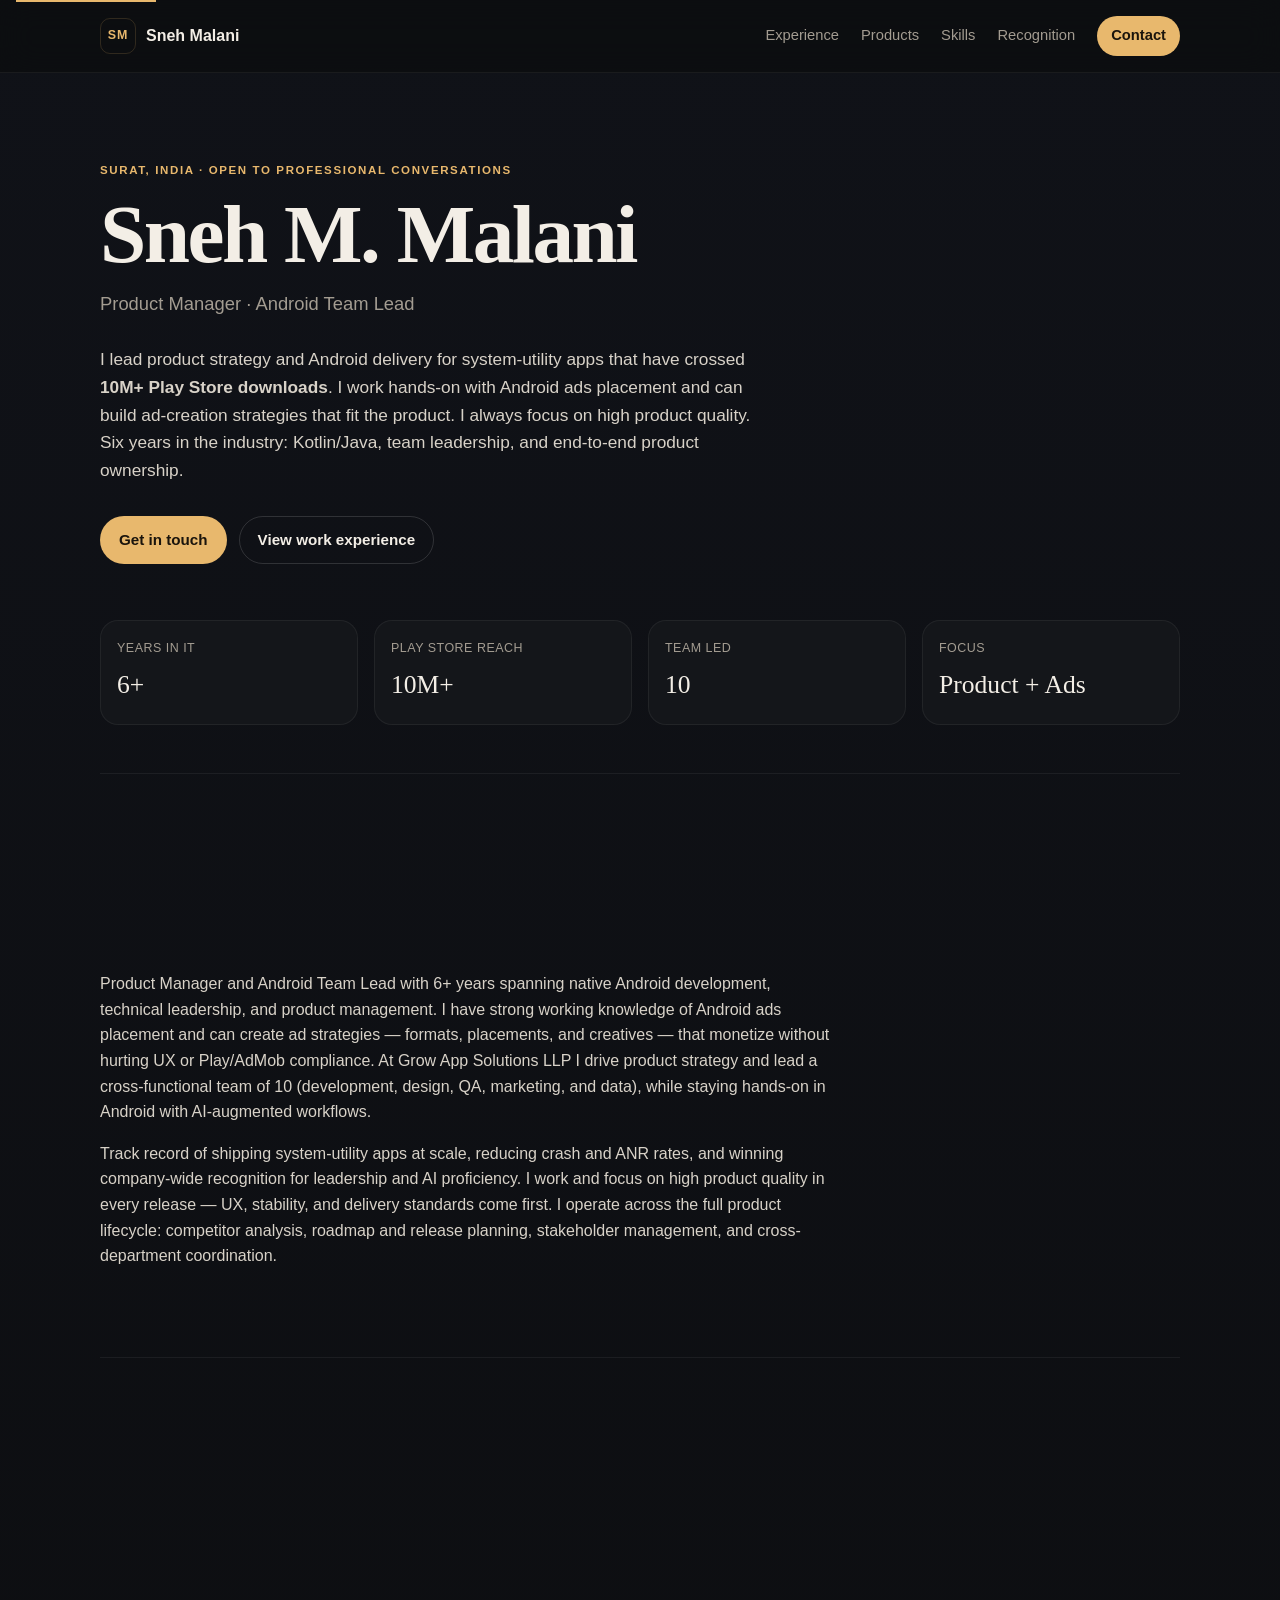
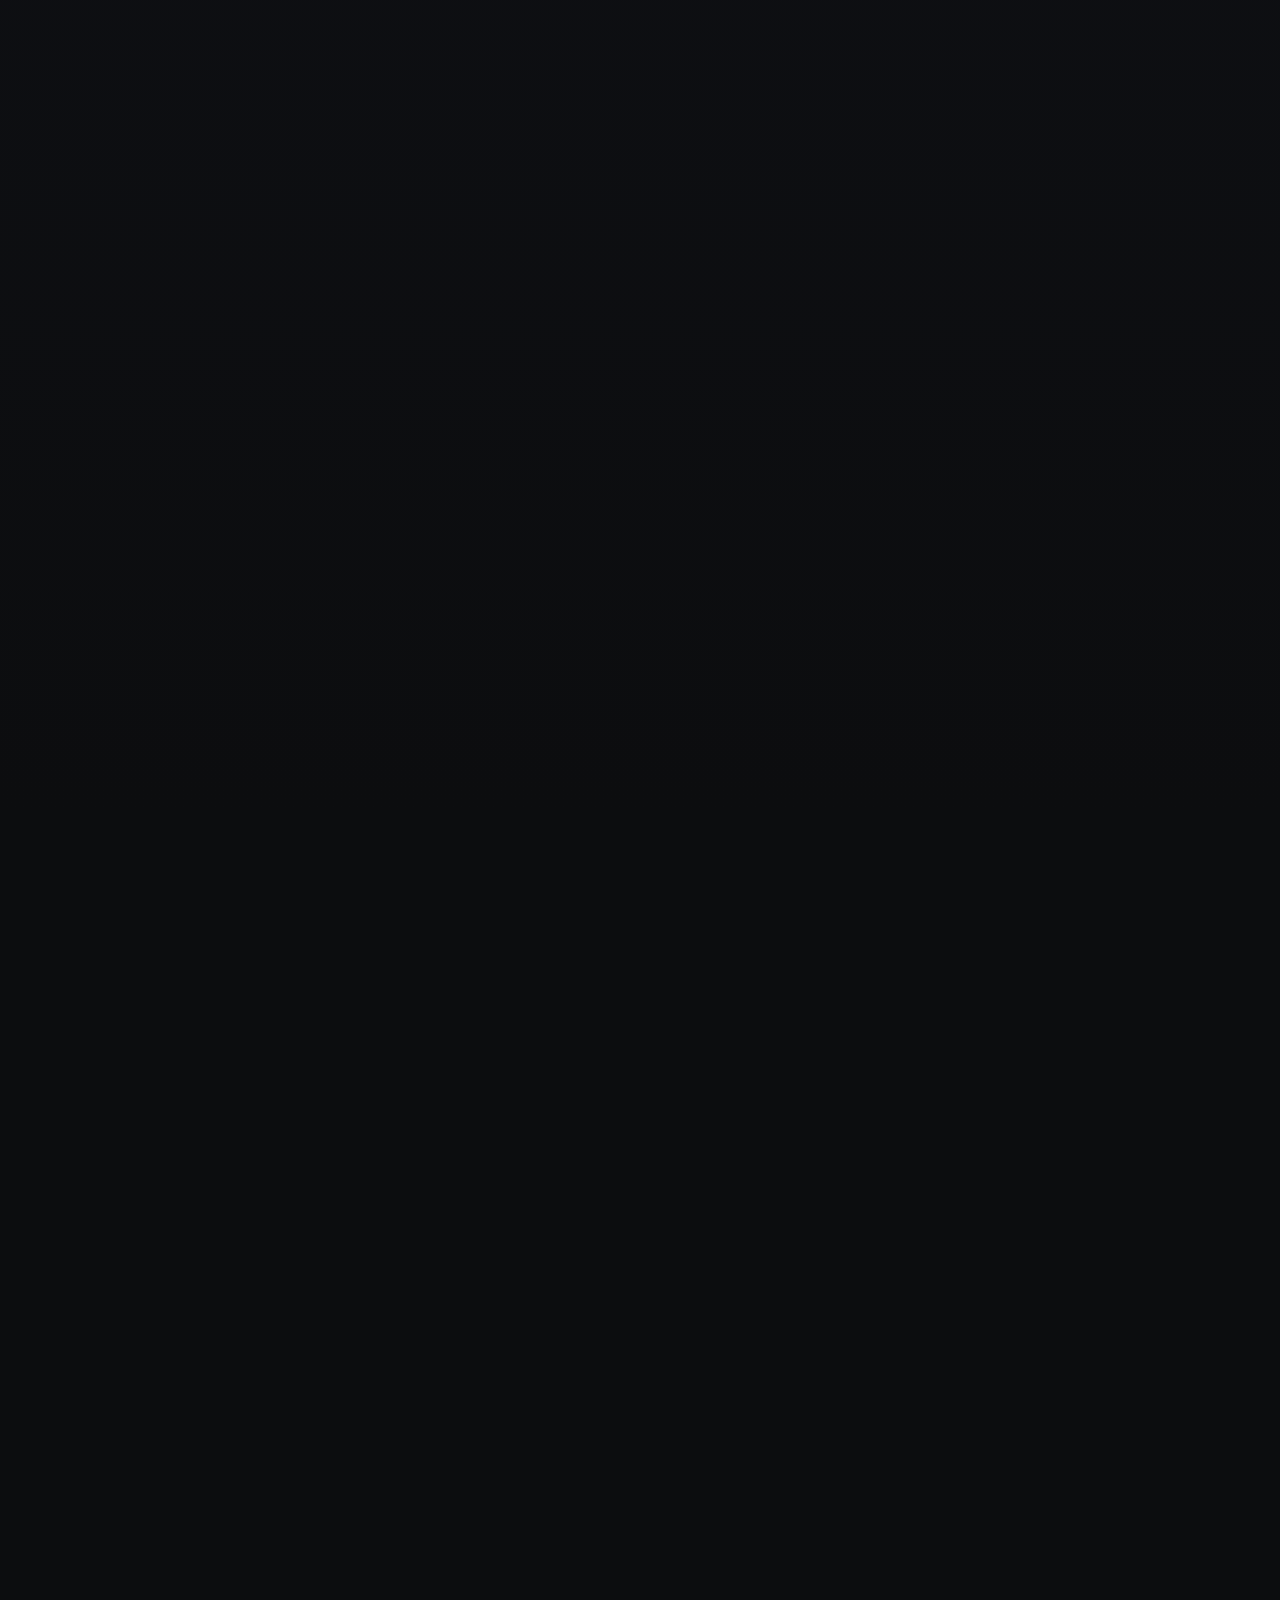
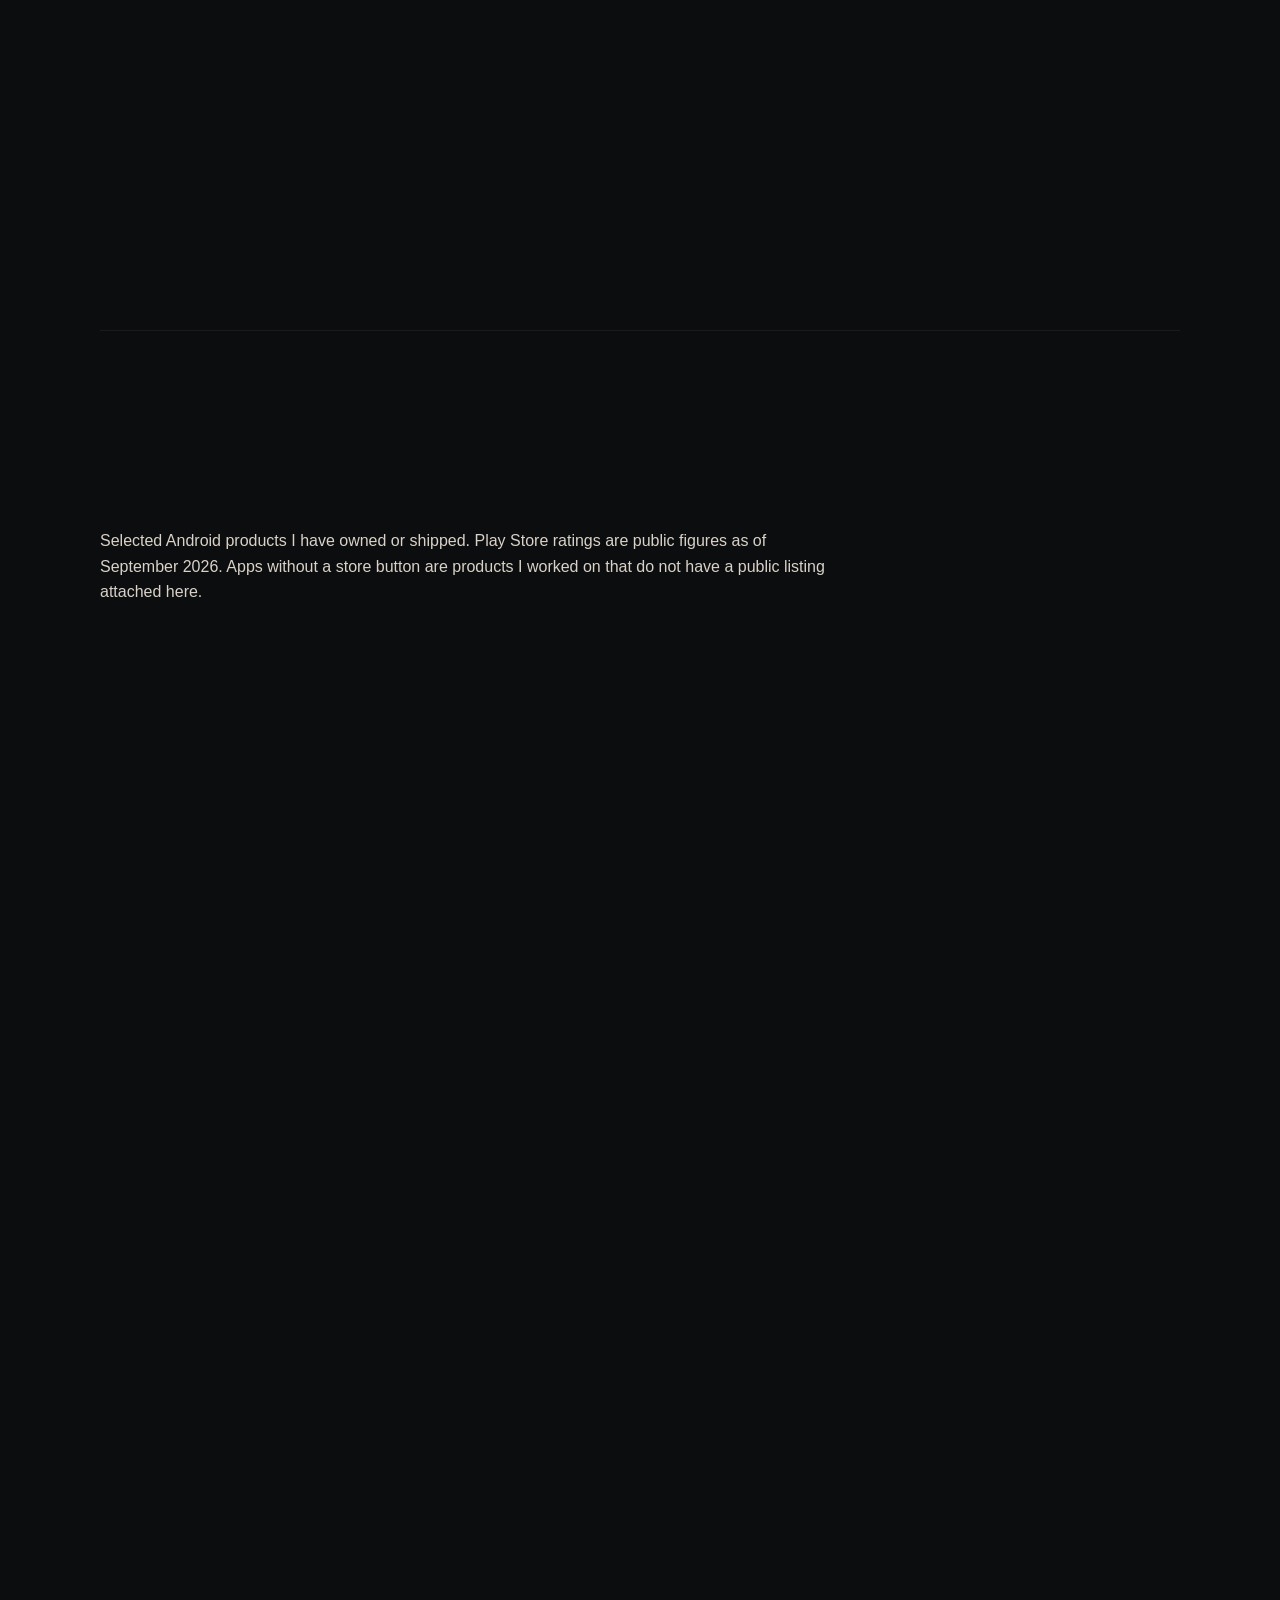
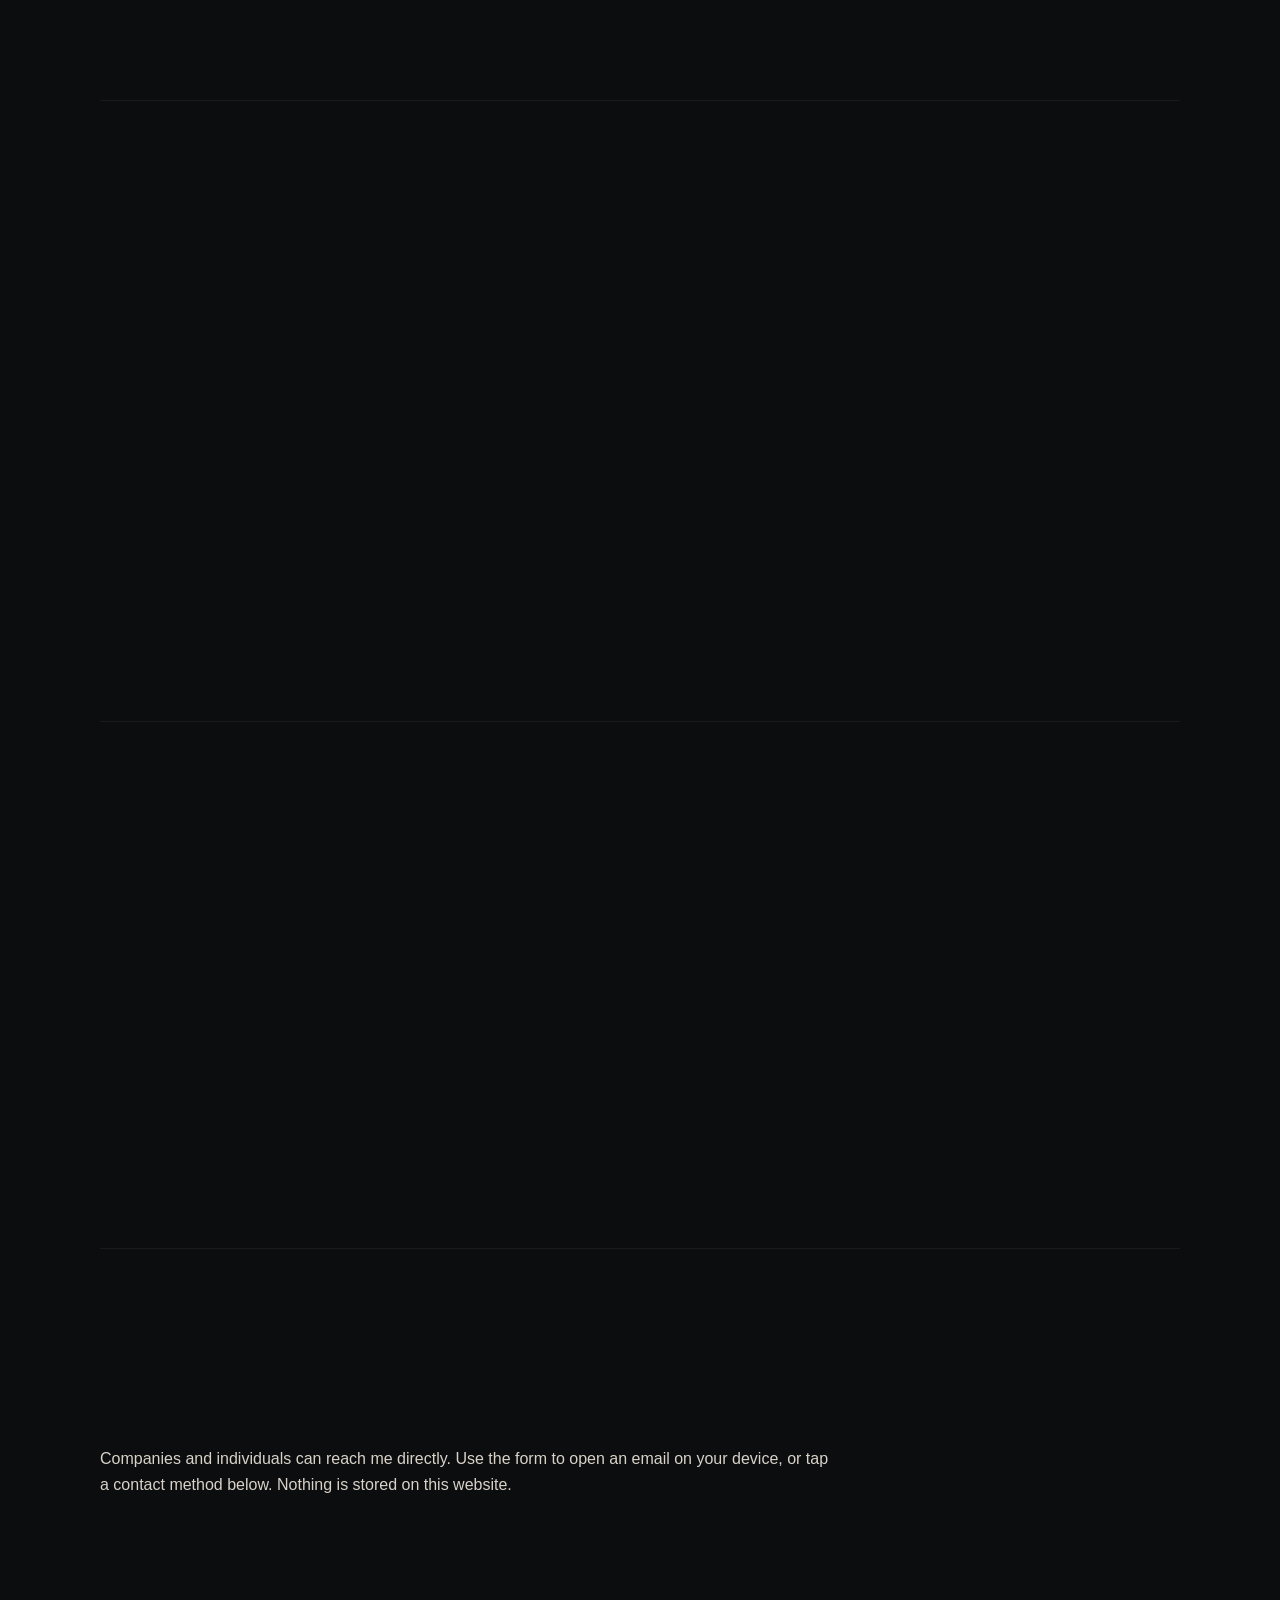
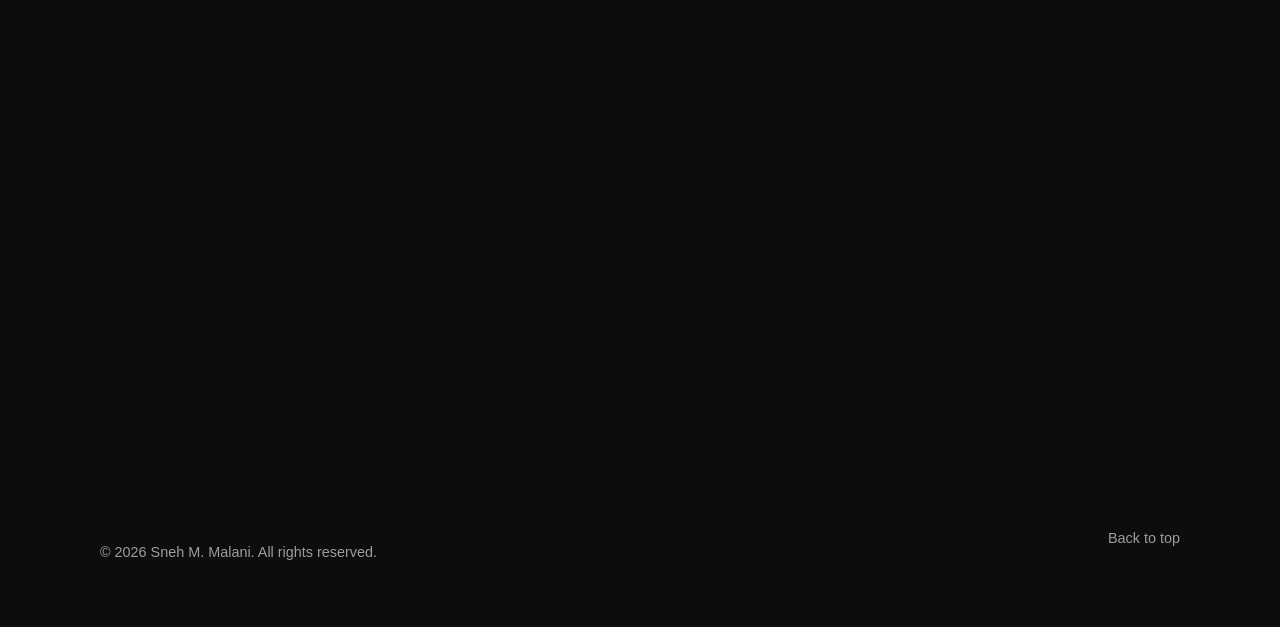
<file: index.html>
<!DOCTYPE html>
<html lang="en">
<head>
  <meta charset="UTF-8">
  <meta name="viewport" content="width=device-width, initial-scale=1.0">
  <meta name="description" content="Sneh M. Malani — Product Manager and Android Team Lead with 6+ years building Android products, including ads placement and ad-creation strategy.">
  <meta name="author" content="Sneh M. Malani">
  <meta name="theme-color" content="#0c0d0f">
  <meta name="referrer" content="no-referrer">
  <meta name="robots" content="index,follow">
  <meta http-equiv="Content-Security-Policy" content="default-src 'none'; script-src 'self'; style-src 'self'; img-src 'self' data:; font-src 'self'; connect-src 'none'; form-action 'none'; base-uri 'self'; frame-ancestors 'none'; object-src 'none'; upgrade-insecure-requests">
  <meta http-equiv="X-Content-Type-Options" content="nosniff">
  <meta name="color-scheme" content="dark">
  <title>Sneh M. Malani — Product Manager & Android Team Lead</title>
  <link rel="icon" href="./assets/favicon.svg" type="image/svg+xml">
  <link rel="stylesheet" href="./css/styles.css?v=9">
</head>
<body>
  <div id="top" class="page-top" tabindex="-1"></div>
  <a class="skip-link" href="#main">Skip to content</a>
  <header class="site-header">
    <div class="header-inner">
      <a class="logo" href="#top" aria-label="Sneh M. Malani home">
        <span class="logo-mark" aria-hidden="true">SM</span>
        <span class="logo-text">Sneh Malani</span>
      </a>
      <button class="nav-toggle" id="nav-toggle" type="button" aria-expanded="false" aria-controls="site-nav">
        <span class="sr-only">Menu</span>
        <span></span><span></span>
      </button>
      <nav class="site-nav" id="site-nav" aria-label="Primary">
        <a href="#experience">Experience</a>
        <a href="#products">Products</a>
        <a href="#skills">Skills</a>
        <a href="#recognition">Recognition</a>
        <a class="nav-cta" href="#contact">Contact</a>
      </nav>
    </div>
  </header>

  <main id="main">
    <section class="hero" aria-labelledby="hero-title">
      <p class="eyebrow">Surat, India · Open to professional conversations</p>
      <h1 id="hero-title">Sneh M. Malani</h1>
      <p class="hero-role">Product Manager · Android Team Lead</p>
      <p class="hero-lead">
        I lead product strategy and Android delivery for system-utility apps that have crossed
        <strong>10M+ Play Store downloads</strong>. I work hands-on with Android ads placement
        and can build ad-creation strategies that fit the product. I always focus on high product
        quality. Six years in the industry: Kotlin/Java, team leadership, and end-to-end product ownership.
      </p>
      <div class="hero-actions">
        <a class="btn btn-primary" href="#contact">Get in touch</a>
        <a class="btn btn-ghost" href="#experience">View work experience</a>
      </div>
      <dl class="metrics" aria-label="Career highlights">
        <div>
          <dt>Years in IT</dt>
          <dd>6+</dd>
        </div>
        <div>
          <dt>Play Store reach</dt>
          <dd>10M+</dd>
        </div>
        <div>
          <dt>Team led</dt>
          <dd>10</dd>
        </div>
        <div>
          <dt>Focus</dt>
          <dd>Product + Ads</dd>
        </div>
      </dl>
    </section>

    <section class="section" id="about" aria-labelledby="about-title">
      <div class="section-head">
        <p class="eyebrow">Profile</p>
        <h2 id="about-title">Professional summary</h2>
      </div>
      <p class="prose">
        Product Manager and Android Team Lead with 6+ years spanning native Android development,
        technical leadership, and product management. I have strong working knowledge of Android
        ads placement and can create ad strategies — formats, placements, and creatives — that
        monetize without hurting UX or Play/AdMob compliance. At Grow App Solutions LLP I drive product
        strategy and lead a cross-functional team of 10 (development, design, QA, marketing, and data),
        while staying hands-on in Android with AI-augmented workflows.
      </p>
      <p class="prose">
        Track record of shipping system-utility apps at scale, reducing crash and ANR rates, and
        winning company-wide recognition for leadership and AI proficiency. I work and focus on
        high product quality in every release — UX, stability, and delivery standards come first.
        I operate across the full product lifecycle: competitor analysis, roadmap and release planning,
        stakeholder management, and cross-department coordination.
      </p>
    </section>

    <section class="section" id="experience" aria-labelledby="experience-title">
      <div class="section-head">
        <p class="eyebrow">Career</p>
        <h2 id="experience-title">Work experience</h2>
      </div>

      <article class="company">
        <header class="company-head">
          <div>
            <h3>Grow App Solutions LLP</h3>
            <p class="meta">Surat, Gujarat, India</p>
          </div>
          <p class="meta">Dec 2023 – Present</p>
        </header>

        <div class="role">
          <div class="role-head">
            <h4>Product Manager</h4>
            <p class="meta">Dec 2025 – Present</p>
          </div>
          <ul>
            <li>Own product vision and strategy for a portfolio of Android system-utility apps, balancing hands-on Android development (100% AI-augmented) with day-to-day product management.</li>
            <li>Lead a cross-functional pod of 10 — developers, designers, QA, marketing, and data — restructured from an earlier model of 4 Android teams and 30+ engineers.</li>
            <li>Run competitor analysis and market research to inform product strategy, roadmap, and prioritization.</li>
            <li>Drive cross-department coordination and stakeholder communication; resolve conflicts to keep execution aligned with business goals.</li>
            <li>Plan and manage sprints and releases; make product-level trade-off and prioritization decisions with product quality as the constant bar.</li>
            <li>Continuously optimize live products from user feedback and performance data.</li>
            <li>Handle Android ads placement and ad-creation strategy across the portfolio: format mix, screen placement, and creatives that stay Play Store and AdMob compliant.</li>
            <li>Directly responsible for live Play Store products including photo/AI keyboards, PDF reader, contacts &amp; dialer, messages, file recovery, calendar, calculator, and GPS speedometer — plus Magic AI Gallery, QR scanner &amp; launcher, phone cleaner, calling, and calculator vault apps.</li>
          </ul>
        </div>

        <div class="role">
          <div class="role-head">
            <h4>Development Team Leader</h4>
            <p class="meta">Dec 2024 – Dec 2025</p>
          </div>
          <ul>
            <li>Led and mentored Android developers: task distribution, code reviews, R&amp;D, and technical knowledge-sharing.</li>
            <li>Reduced app crash and ANR rates through monitoring and root-cause fixes; tracked release quality and post-release performance.</li>
            <li>Owned deadline and delivery management across multiple concurrent app projects while holding quality standards.</li>
            <li>Guided ads placement and creative strategy so monetization stayed effective without hurting release quality.</li>
            <li>Managed team conflicts and built a collaborative, accountability-driven environment.</li>
            <li>Won the company’s internal AI-themed hackathon (“Grow Festive”) as an individual contributor.</li>
            <li>Team recognized with the company’s “Unity of the Year” award for outstanding collaboration.</li>
          </ul>
        </div>

        <div class="role">
          <div class="role-head">
            <h4>Android Developer</h4>
            <p class="meta">Dec 2023 – Dec 2024</p>
          </div>
          <ul>
            <li>Built and maintained native Android applications in Kotlin/Java with MVVM and MVP.</li>
            <li>Implemented Firebase Remote Config, Analytics, Crashlytics, and Google Authenticator across multiple apps.</li>
            <li>Developed API-driven apps (REST/JSON) using Retrofit, Room, and Koin.</li>
            <li>Planned and implemented Android ads placement, ad creatives, and AdMob policy fixes to keep apps compliant and monetizable.</li>
            <li>Handled memory optimization, background Services, and Broadcast Receivers in performance-sensitive apps.</li>
            <li>Contributed to system-utility apps (keyboard, gallery, file recovery, cleaner, launcher) — some from scratch, some enhanced — several surpassing 10M+ downloads.</li>
          </ul>
        </div>
      </article>

      <article class="company">
        <header class="company-head">
          <div>
            <h3>StackApp Infotech</h3>
            <p class="meta">Surat, Gujarat, India</p>
          </div>
          <p class="meta">Jan 2023 – Nov 2023</p>
        </header>
        <div class="role">
          <div class="role-head">
            <h4>Sr. Android Developer</h4>
            <p class="meta">Jan 2023 – Nov 2023</p>
          </div>
          <ul>
            <li>Worked directly with the company owner, independently developing and managing multiple client products end-to-end.</li>
            <li>Designed, built, and tested Android applications across business management, LMS, marketing, and B2C domains.</li>
            <li>Used third-party libraries, custom libraries, and APIs to deliver new features and applications.</li>
          </ul>
        </div>
      </article>

      <article class="company">
        <header class="company-head">
          <div>
            <h3>Vocsy Infotech</h3>
            <p class="meta">Surat, Gujarat, India</p>
          </div>
          <p class="meta">Sep 2020 – Jan 2023</p>
        </header>
        <div class="role">
          <div class="role-head">
            <h4>Android Developer</h4>
            <p class="meta">Sep 2020 – Jan 2023</p>
          </div>
          <ul>
            <li>Designed immersive user interfaces and tested across numerous Android devices and OS versions.</li>
            <li>Delivered mobile features aligned with brand and business requirements; guided layout and UX improvements.</li>
            <li>Wrote maintainable Java code and built custom native mobile applications from the ground up.</li>
            <li>Integrated push notifications to increase engagement; mentored teammates in 1:1 and group sessions.</li>
            <li>Collaborated across project teams and departments to build customer-driven applications.</li>
          </ul>
        </div>
      </article>
    </section>

    <section class="section" id="products" aria-labelledby="products-title">
      <div class="section-head">
        <p class="eyebrow">Portfolio</p>
        <h2 id="products-title">Products I am responsible for</h2>
      </div>
      <p class="prose intro">
        Selected Android products I have owned or shipped. Play Store ratings are public figures as of September 2026.
        Apps without a store button are products I worked on that do not have a public listing attached here.
      </p>
      <div class="app-grid">
        <article class="app-card">
          <p class="app-kicker">Input</p>
          <h3>Photo Keyboard themes, Font</h3>
          <p class="app-meta">4.0 ★ · 245K reviews</p>
          <p class="app-point">Set gallery photos as keyboard wallpaper, plus 1000+ theme packs.</p>
          <p class="app-point">Fonts, GIFs, stickers, tap sounds, and voice typing for daily chat apps.</p>
          <a class="app-store" href="https://play.google.com/store/apps/details?id=my.photo.picture.keyboard.keyboard.theme" rel="noopener noreferrer" target="_blank">Open on Play Store</a>
        </article>
        <article class="app-card">
          <p class="app-kicker">Input</p>
          <h3>Dark Neon Keyboard Themes</h3>
          <p class="app-meta">4.4 ★ · 14.2K reviews</p>
          <p class="app-point">Dark keyboard with neon accents, preview-and-apply personalization.</p>
          <p class="app-point">Built for everyday typing in chats, search, and notes.</p>
          <a class="app-store" href="https://play.google.com/store/apps/details?id=emoji.keyboard.fonts.stickers.gif.keyboard.moji" rel="noopener noreferrer" target="_blank">Open on Play Store</a>
        </article>
        <article class="app-card">
          <p class="app-kicker">AI input</p>
          <h3>FotoAI Keyboard Themes &amp; Fonts</h3>
          <p class="app-meta">4.1 ★ · 14.6K reviews</p>
          <p class="app-point">1000+ themes, 100+ fonts, stickers, kaomoji, and GIF keyboard tools.</p>
          <p class="app-point">AI face stickers and 3D avatars from selfies, plus an in-keyboard assistant.</p>
          <a class="app-store" href="https://play.google.com/store/apps/details?id=com.foto.ai.keyboard" rel="noopener noreferrer" target="_blank">Open on Play Store</a>
        </article>
        <article class="app-card">
          <p class="app-kicker">Tools</p>
          <h3>Calculator</h3>
          <p class="app-meta">4.0 ★ · 121 reviews</p>
          <p class="app-point">Basic and scientific calculator with history, DEG/RAD, and advanced functions.</p>
          <p class="app-point">Tip, discount, loan, GPA, unit conversion, and live currency rates in one app.</p>
          <a class="app-store" href="https://play.google.com/store/apps/details?id=com.calculator.bmi.tip.unit.scientific.currency" rel="noopener noreferrer" target="_blank">Open on Play Store</a>
        </article>
        <article class="app-card">
          <p class="app-kicker">Tools</p>
          <h3>Calculator Vault</h3>
          <p class="app-meta">Shipped product · no public listing attached</p>
          <p class="app-point">Hide photos, videos, audio, documents, and installed apps behind a calculator UI.</p>
          <p class="app-point">Recover vault password and data after a one-time uninstall and reinstall by the user.</p>
        </article>
        <article class="app-card">
          <p class="app-kicker">AI media</p>
          <h3>Magic AI Gallery</h3>
          <p class="app-meta">Shipped product · no public listing attached</p>
          <p class="app-point">Full gallery experience plus AI tools: blur or remove backgrounds, extract text from photos, and AI photo editing.</p>
          <p class="app-point">Enhance image clarity and remove objects with AI, alongside the usual gallery browsing and organization.</p>
        </article>
        <article class="app-card">
          <p class="app-kicker">System utility</p>
          <h3>QR Scanner &amp; Launcher</h3>
          <p class="app-meta">Shipped product · no public listing attached</p>
          <p class="app-point">Scan and create QR/barcodes, with 20+ predefined QR creation types.</p>
          <p class="app-point">Product scans return details plus Amazon and Google links from our server. Launcher includes search, settings, wallpaper, weather, and news.</p>
        </article>
        <article class="app-card">
          <p class="app-kicker">Device health</p>
          <h3>Phone Cleaner</h3>
          <p class="app-meta">Shipped product · no public listing attached</p>
          <p class="app-point">Clean heavy files, compress images/videos, manage files, clear cache, and uninstall unused apps.</p>
          <p class="app-point">Background auto-clean on a set timer, with no extra tap needed from the user.</p>
        </article>
        <article class="app-card">
          <p class="app-kicker">Communication</p>
          <h3>Calling</h3>
          <p class="app-meta">Shipped product · no public listing attached</p>
          <p class="app-point">Core calling features aligned with the system Phone app: calls, logs, and everyday telephony flows.</p>
          <p class="app-point">UI and UX kept close to stock calling and contacts so the app feels familiar from the first use.</p>
        </article>
        <article class="app-card">
          <p class="app-kicker">Communication</p>
          <h3>Messages — Text Messenger App</h3>
          <p class="app-meta">3.7 ★ · 14.3K reviews</p>
          <p class="app-point">SMS/MMS inbox with spam blocking, scheduled send, and backup/restore.</p>
          <p class="app-point">Themes, swipe actions, auto-delete, and photo/video sharing.</p>
          <a class="app-store" href="https://play.google.com/store/apps/details?id=sms.app.messages.app.message.box.message.me.jp" rel="noopener noreferrer" target="_blank">Open on Play Store</a>
        </article>
        <article class="app-card">
          <p class="app-kicker">Communication</p>
          <h3>Contacts</h3>
          <p class="app-meta">Dialer, contacts, and call logs</p>
          <p class="app-point">All-in-one contacts manager with search, favorites, sync, and dark mode.</p>
          <p class="app-point">Speed dialer, call history, call insights, and after-call actions.</p>
          <a class="app-store" href="https://play.google.com/store/apps/details?id=com.phone.contacts.call.dialer" rel="noopener noreferrer" target="_blank">Open on Play Store</a>
        </article>
        <article class="app-card">
          <p class="app-kicker">Travel</p>
          <h3>GPS Speedometer App &amp; Odometer</h3>
          <p class="app-meta">GPS speed, distance, and trip history</p>
          <p class="app-point">Live GPS speed in km/h or mph with analog and digital dashboards.</p>
          <p class="app-point">Trip odometer, max/average speed, map route, and car/cycle/bus modes.</p>
          <a class="app-store" href="https://play.google.com/store/apps/details?id=com.gps.speedometer.odometer.speedtracker" rel="noopener noreferrer" target="_blank">Open on Play Store</a>
        </article>
        <article class="app-card">
          <p class="app-kicker">Storage</p>
          <h3>Photo &amp; Video Recovery</h3>
          <p class="app-meta">On-device scan and restore</p>
          <p class="app-point">Scan internal storage for recoverable photos, videos, audio, and documents.</p>
          <p class="app-point">Preview before restore, no root required, recovery runs locally on the device.</p>
          <a class="app-store" href="https://play.google.com/store/apps/details?id=com.photorecovery.restore.image.video.data.filerecovery" rel="noopener noreferrer" target="_blank">Open on Play Store</a>
        </article>
        <article class="app-card">
          <p class="app-kicker">Productivity</p>
          <h3>Calendar: Day Planner &amp; Agenda</h3>
          <p class="app-meta">4.3 ★ · 810 reviews</p>
          <p class="app-point">Day/week/month/year views, tasks, events, and custom reminder intervals.</p>
          <p class="app-point">Home-screen widgets, color coding, drag-to-reschedule, and after-call event create.</p>
          <a class="app-store" href="https://play.google.com/store/apps/details?id=com.calendar.event.planner.reminder" rel="noopener noreferrer" target="_blank">Open on Play Store</a>
        </article>
        <article class="app-card">
          <p class="app-kicker">Documents</p>
          <h3>PDF Reader — All PDF Viewer</h3>
          <p class="app-meta">3.4 ★ · 483 reviews</p>
          <p class="app-point">Read PDFs with search, jump-to-page, zoom, and dark/light reading modes.</p>
          <p class="app-point">Image-to-PDF conversion, rename/favorite/share/print, and local file management.</p>
          <a class="app-store" href="https://play.google.com/store/apps/details?id=com.pdf.read.view.pdfreader.pdfviewer.editor" rel="noopener noreferrer" target="_blank">Open on Play Store</a>
        </article>
      </div>
    </section>

    <section class="section" id="skills" aria-labelledby="skills-title">
      <div class="section-head">
        <p class="eyebrow">Capabilities</p>
        <h2 id="skills-title">Core competencies</h2>
      </div>
      <div class="skill-panels">
        <article>
          <h3>Product &amp; leadership</h3>
          <ul class="chip-list">
            <li>Product strategy &amp; roadmap</li>
            <li>Competitor analysis</li>
            <li>Stakeholder management</li>
            <li>Cross-functional leadership</li>
            <li>Product quality</li>
            <li>Sprint &amp; release planning</li>
            <li>Agile delivery</li>
            <li>Conflict resolution</li>
            <li>Mentoring &amp; code review</li>
            <li>Deadline management</li>
            <li>Android ads placement</li>
            <li>Ad-creation strategy</li>
            <li>AI-augmented workflows</li>
          </ul>
        </article>
        <article>
          <h3>Technical</h3>
          <ul class="chip-list">
            <li>Kotlin</li>
            <li>Java</li>
            <li>MVVM / MVP</li>
            <li>Room</li>
            <li>Retrofit</li>
            <li>Koin</li>
            <li>Firebase</li>
            <li>REST / JSON / XML</li>
            <li>Services &amp; Broadcast Receivers</li>
            <li>Memory optimization</li>
            <li>Ad placement</li>
            <li>AdMob</li>
            <li>Play &amp; AdMob policy</li>
            <li>Git / GitHub</li>
          </ul>
        </article>
      </div>
    </section>

    <section class="section" id="recognition" aria-labelledby="recognition-title">
      <div class="section-head">
        <p class="eyebrow">Background</p>
        <h2 id="recognition-title">Education, certifications &amp; awards</h2>
      </div>
      <div class="split">
        <article class="card">
          <h3>Education</h3>
          <p><strong>Bachelor of Computer Application (BCA)</strong></p>
          <p class="meta">Rabindranath Tagore University · Jan 2022</p>
        </article>
        <article class="card">
          <h3>Certifications &amp; awards</h3>
          <ul>
            <li>Android Developer Certification (Jan 2019 – Oct 2019)</li>
            <li>“Unity of the Year” Award — team recognition, Grow App Solutions LLP</li>
            <li>Individual winner — “Grow Festive” company-wide AI hackathon</li>
          </ul>
        </article>
        <article class="card">
          <h3>Languages</h3>
          <ul>
            <li>Gujarati — proficient</li>
            <li>Hindi — proficient</li>
            <li>English — good</li>
          </ul>
        </article>
      </div>
    </section>

    <section class="section contact" id="contact" aria-labelledby="contact-title">
      <div class="section-head">
        <p class="eyebrow">Let’s talk</p>
        <h2 id="contact-title">Contact</h2>
      </div>
      <p class="prose">
        Companies and individuals can reach me directly. Use the form to open an email on your device,
        or tap a contact method below. Nothing is stored on this website.
      </p>

      <div class="contact-layout">
        <ul class="contact-list">
          <li>
            <span>Email</span>
            <a class="allow-copy" href="mailto:snehmalani124@gmail.com">snehmalani124@gmail.com</a>
          </li>
          <li>
            <span>LinkedIn</span>
            <a class="allow-copy" href="https://www.linkedin.com/in/sneh-malani-13a366229/" rel="noopener noreferrer" target="_blank">linkedin.com/in/sneh-malani-13a366229</a>
          </li>
          <li>
            <span>Location</span>
            <p class="allow-copy">Surat — 395010, Gujarat, India</p>
          </li>
        </ul>

        <form class="contact-form" id="contact-form" novalidate>
          <label>
            Your name
            <input class="allow-copy" id="name" name="name" type="text" autocomplete="name" maxlength="80" required>
          </label>
          <label>
            Your email
            <input class="allow-copy" id="email" name="email" type="email" autocomplete="email" maxlength="120" required>
          </label>
          <label>
            Message
            <textarea class="allow-copy" id="message" name="message" rows="6" maxlength="2000" required></textarea>
          </label>
          <p class="form-status" id="form-status" role="status" aria-live="polite"></p>
          <button class="btn btn-primary" type="submit">Open email to send</button>
        </form>
      </div>
    </section>
  </main>

  <footer class="site-footer">
    <p>© <span id="year">2026</span> Sneh M. Malani. All rights reserved.</p>
    <a href="#top" id="back-to-top">Back to top</a>
  </footer>

  <script src="./js/security.js?v=5" defer></script>
  <script src="./js/main.js?v=9" defer></script>
</body>
</html>
</file>
<file: css/styles.css>
:root {
  --bg: #0c0d0f;
  --bg-elev: #14161a;
  --bg-soft: #1b1e24;
  --line: rgba(232, 184, 109, 0.16);
  --text: #f3eee6;
  --muted: #a39c91;
  --accent: #e8b86d;
  --accent-strong: #f0c98a;
  --danger: #e8b4a4;
  --radius: 18px;
  --shadow: 0 24px 60px rgba(0, 0, 0, 0.35);
  --max: 1080px;
  --header: 72px;
  --font: "Segoe UI", "Helvetica Neue", Helvetica, Arial, sans-serif;
  --display: "Palatino Linotype", Palatino, "Iowan Old Style", "Times New Roman", serif;
}

*,
*::before,
*::after {
  box-sizing: border-box;
}

html {
  scroll-behavior: smooth;
}

html,
body {
  margin: 0;
  padding: 0;
  background: var(--bg);
  color: var(--text);
  font-family: var(--font);
  font-size: 16px;
  line-height: 1.6;
  -webkit-font-smoothing: antialiased;
  text-rendering: optimizeLegibility;
}

body {
  min-height: 100vh;
  background-image:
    radial-gradient(1200px 500px at 10% -10%, rgba(232, 184, 109, 0.08), transparent 55%),
    linear-gradient(180deg, #101218 0%, var(--bg) 28%);
}

.sr-only {
  position: absolute;
  width: 1px;
  height: 1px;
  padding: 0;
  margin: -1px;
  overflow: hidden;
  clip: rect(0, 0, 0, 0);
  white-space: nowrap;
  border: 0;
}

.skip-link {
  position: absolute;
  left: 16px;
  top: -40px;
  z-index: 100;
  background: var(--accent);
  color: #1a140c;
  padding: 8px 12px;
  font-weight: 600;
  text-decoration: none;
}

.page-top {
  position: absolute;
  top: 0;
  left: 0;
  width: 1px;
  height: 1px;
  overflow: hidden;
}

.skip-link:focus {
  top: 16px;
}

a {
  color: var(--accent);
}

a:focus-visible,
button:focus-visible,
input:focus-visible,
textarea:focus-visible {
  outline: 2px solid var(--accent);
  outline-offset: 3px;
}

.site-header {
  position: sticky;
  top: 0;
  z-index: 40;
  backdrop-filter: blur(16px);
  background: rgba(12, 13, 15, 0.78);
  border-bottom: 1px solid rgba(255, 255, 255, 0.06);
  transition: background 0.25s ease, box-shadow 0.25s ease;
}

.site-header.is-scrolled {
  background: rgba(12, 13, 15, 0.92);
  box-shadow: 0 10px 30px rgba(0, 0, 0, 0.28);
}

.header-inner,
.hero,
.section,
.site-footer {
  width: min(var(--max), calc(100% - 40px));
  margin-inline: auto;
}

.header-inner {
  min-height: var(--header);
  display: flex;
  align-items: center;
  justify-content: space-between;
  gap: 16px;
}

.logo {
  display: flex;
  align-items: center;
  gap: 10px;
  color: var(--text);
  text-decoration: none;
  font-weight: 600;
}

.logo-mark {
  width: 36px;
  height: 36px;
  display: grid;
  place-items: center;
  border: 1px solid var(--line);
  border-radius: 10px;
  color: var(--accent);
  font-size: 0.78rem;
  letter-spacing: 0.08em;
}

.site-nav {
  display: flex;
  align-items: center;
  gap: 22px;
}

.site-nav a {
  color: var(--muted);
  text-decoration: none;
  font-size: 0.92rem;
  transition: color 0.2s ease, background 0.2s ease, transform 0.2s ease;
}

.site-nav a:hover,
.site-nav a[aria-current="true"] {
  color: var(--text);
}

.nav-cta {
  color: #1a140c !important;
  background: var(--accent);
  padding: 8px 14px;
  border-radius: 999px;
  font-weight: 600;
}

.nav-cta:hover {
  transform: translateY(-1px);
}

.nav-toggle {
  display: none;
  width: 44px;
  height: 44px;
  border: 1px solid rgba(255, 255, 255, 0.1);
  border-radius: 12px;
  background: transparent;
  padding: 0;
}

.nav-toggle span {
  display: block;
  width: 18px;
  height: 1.5px;
  margin: 5px auto;
  background: var(--text);
}

.hero {
  padding: 88px 0 48px;
}

.eyebrow {
  margin: 0 0 12px;
  color: var(--accent);
  letter-spacing: 0.14em;
  text-transform: uppercase;
  font-size: 0.72rem;
  font-weight: 700;
}

.hero h1 {
  margin: 0;
  font-family: var(--display);
  font-size: clamp(2.6rem, 7vw, 5.2rem);
  font-weight: 600;
  letter-spacing: -0.03em;
  line-height: 1.05;
}

.hero-role {
  margin: 10px 0 0;
  color: var(--muted);
  font-size: 1.15rem;
}

.hero-lead {
  max-width: 42rem;
  margin: 28px 0 0;
  color: #d8d2c8;
  font-size: 1.08rem;
}

.hero-actions {
  display: flex;
  flex-wrap: wrap;
  gap: 12px;
  margin-top: 32px;
}

.btn {
  display: inline-flex;
  align-items: center;
  justify-content: center;
  min-height: 48px;
  padding: 0 18px;
  border-radius: 999px;
  border: 1px solid transparent;
  text-decoration: none;
  font-weight: 600;
  cursor: pointer;
  font-family: inherit;
  font-size: 0.95rem;
  transition: background 0.2s ease, border-color 0.2s ease, transform 0.2s ease;
}

.btn:hover {
  transform: translateY(-2px);
}

.btn-primary {
  background: var(--accent);
  color: #1a140c;
}

.btn-primary:hover {
  background: var(--accent-strong);
}

.btn-ghost {
  background: transparent;
  color: var(--text);
  border-color: rgba(255, 255, 255, 0.14);
}

.metrics {
  display: grid;
  grid-template-columns: repeat(4, 1fr);
  gap: 16px;
  margin: 56px 0 0;
  padding: 0;
}

.metrics > div {
  padding: 18px 16px;
  background: var(--bg-elev);
  border: 1px solid rgba(255, 255, 255, 0.06);
  border-radius: var(--radius);
}

.metrics dt {
  color: var(--muted);
  font-size: 0.78rem;
  letter-spacing: 0.04em;
  text-transform: uppercase;
}

.metrics dd {
  margin: 6px 0 0;
  font-family: var(--display);
  font-size: 1.6rem;
  color: var(--text);
}

.section {
  padding: 72px 0;
  border-top: 1px solid rgba(255, 255, 255, 0.06);
}

.section-head {
  margin-bottom: 28px;
}

.section h2 {
  margin: 0;
  font-family: var(--display);
  font-size: clamp(1.8rem, 4vw, 2.6rem);
  letter-spacing: -0.02em;
}

.prose {
  max-width: 46rem;
  color: #d8d2c8;
  margin: 0 0 16px;
}

.prose.intro {
  margin-bottom: 28px;
}

.company {
  background: var(--bg-elev);
  border: 1px solid rgba(255, 255, 255, 0.06);
  border-radius: 24px;
  padding: 28px;
  margin-bottom: 20px;
  box-shadow: var(--shadow);
  transition: transform 0.25s ease, border-color 0.25s ease;
}

.company:hover {
  transform: translateY(-3px);
  border-color: rgba(232, 184, 109, 0.28);
}

.company-head,
.role-head {
  display: flex;
  justify-content: space-between;
  gap: 16px;
  flex-wrap: wrap;
}

.company h3,
.role h4,
.card h3,
.skill-panels h3 {
  margin: 0;
}

.company h3 {
  font-size: 1.25rem;
}

.meta {
  margin: 4px 0 0;
  color: var(--muted);
  font-size: 0.92rem;
}

.role {
  margin-top: 22px;
  padding-top: 18px;
  border-top: 1px solid rgba(255, 255, 255, 0.06);
}

.role ul,
.card ul {
  margin: 12px 0 0;
  padding-left: 18px;
  color: #d8d2c8;
}

.role li + li,
.card li + li {
  margin-top: 8px;
}

.app-grid {
  display: grid;
  grid-template-columns: repeat(2, minmax(0, 1fr));
  gap: 18px;
  align-items: stretch;
}

.app-card {
  display: flex;
  flex-direction: column;
  min-width: 0;
  height: 100%;
  background: var(--bg-elev);
  border: 1px solid rgba(255, 255, 255, 0.08);
  border-radius: 20px;
  padding: 22px;
  box-shadow: var(--shadow);
  transition: transform 0.25s ease, border-color 0.25s ease, box-shadow 0.25s ease;
}

.app-card:hover {
  transform: translateY(-4px);
  border-color: rgba(232, 184, 109, 0.32);
  box-shadow: 0 18px 40px rgba(0, 0, 0, 0.32);
}

.app-kicker {
  margin: 0 0 8px;
  color: var(--accent);
  letter-spacing: 0.12em;
  text-transform: uppercase;
  font-size: 0.68rem;
  font-weight: 700;
}

.app-card h3 {
  margin: 0;
  font-size: 1.18rem;
  line-height: 1.3;
  min-height: 2.6em;
}

.app-meta {
  margin: 8px 0 14px;
  color: var(--muted);
  font-size: 0.9rem;
}

.app-point {
  margin: 0 0 10px;
  color: #d8d2c8;
  font-size: 0.95rem;
}

.app-point:last-of-type {
  margin-bottom: 18px;
  flex: 1;
}

.app-store {
  margin-top: auto;
  align-self: flex-start;
  display: inline-flex;
  align-items: center;
  min-height: 40px;
  padding: 0 14px;
  border-radius: 999px;
  background: rgba(232, 184, 109, 0.12);
  border: 1px solid var(--line);
  color: var(--accent);
  text-decoration: none;
  font-weight: 600;
  font-size: 0.88rem;
}

.app-store:hover {
  background: var(--accent);
  color: #1a140c;
}

.skill-panels {
  display: grid;
  grid-template-columns: 1fr 1fr;
  gap: 16px;
}

.skill-panels article,
.card {
  background: var(--bg-elev);
  border: 1px solid rgba(255, 255, 255, 0.06);
  border-radius: 20px;
  padding: 22px;
}

.chip-list {
  list-style: none;
  display: flex;
  flex-wrap: wrap;
  gap: 8px;
  margin: 16px 0 0;
  padding: 0;
}

.chip-list li {
  background: var(--bg-soft);
  border: 1px solid rgba(255, 255, 255, 0.06);
  border-radius: 999px;
  padding: 6px 12px;
  font-size: 0.88rem;
  color: #ddd6cc;
  transition: transform 0.2s ease, border-color 0.2s ease, color 0.2s ease;
}

.chip-list li:hover {
  transform: translateY(-1px);
  border-color: rgba(232, 184, 109, 0.35);
  color: var(--text);
}

.split {
  display: grid;
  grid-template-columns: 1.1fr 1.2fr 0.9fr;
  gap: 16px;
}

.contact-layout {
  display: grid;
  grid-template-columns: 0.9fr 1.1fr;
  gap: 28px;
  align-items: start;
}

.contact-list {
  list-style: none;
  margin: 0;
  padding: 0;
  display: grid;
  gap: 18px;
}

.contact-list span {
  display: block;
  color: var(--muted);
  font-size: 0.78rem;
  letter-spacing: 0.08em;
  text-transform: uppercase;
  margin-bottom: 4px;
}

.contact-list a,
.contact-list p {
  margin: 0;
  color: var(--text);
  text-decoration: none;
  word-break: break-word;
}

.contact-list a:hover {
  color: var(--accent);
}

.contact-form {
  display: grid;
  gap: 14px;
  background: var(--bg-elev);
  border: 1px solid rgba(255, 255, 255, 0.06);
  border-radius: 20px;
  padding: 22px;
}

.contact-form label {
  display: grid;
  gap: 6px;
  color: var(--muted);
  font-size: 0.88rem;
}

.contact-form input,
.contact-form textarea {
  width: 100%;
  background: #0e1014;
  color: var(--text);
  border: 1px solid rgba(255, 255, 255, 0.1);
  border-radius: 12px;
  padding: 12px 12px;
  font: inherit;
  resize: vertical;
}

.form-status {
  min-height: 1.4em;
  margin: 0;
  color: var(--danger);
  font-size: 0.9rem;
}

.form-status.ok {
  color: #c6d9b8;
}

.site-footer {
  display: flex;
  justify-content: space-between;
  gap: 12px;
  flex-wrap: wrap;
  padding: 28px 0 48px;
  color: var(--muted);
  font-size: 0.9rem;
}

.site-footer a {
  color: var(--muted);
  text-decoration: none;
}

@media (max-width: 900px) {
  .metrics,
  .app-grid,
  .skill-panels,
  .split,
  .contact-layout {
    grid-template-columns: 1fr 1fr;
  }
}

@media (max-width: 720px) {
  .nav-toggle {
    display: inline-block;
  }

  .site-nav {
    display: none;
    position: absolute;
    top: var(--header);
    left: 0;
    right: 0;
    padding: 12px 20px 20px;
    background: rgba(12, 13, 15, 0.96);
    flex-direction: column;
    align-items: flex-start;
    border-bottom: 1px solid rgba(255, 255, 255, 0.08);
  }

  .site-nav.open {
    display: flex;
  }

  .metrics,
  .app-grid,
  .skill-panels,
  .split,
  .contact-layout {
    grid-template-columns: 1fr;
  }

  .app-card h3 {
    min-height: 0;
  }

  .hero {
    padding-top: 56px;
  }

  .company,
  .contact-form {
    padding: 20px;
  }
}

@media (hover: none) {
  .btn:hover,
  .nav-cta:hover,
  .app-card:hover,
  .company:hover,
  .chip-list li:hover {
    transform: none;
    box-shadow: var(--shadow);
  }
}

@media (prefers-reduced-motion: reduce) {
  html {
    scroll-behavior: auto;
  }

  .btn:hover,
  .nav-cta:hover,
  .app-card:hover,
  .company:hover,
  .chip-list li:hover {
    transform: none;
  }

  .motion-on .hero .eyebrow,
  .motion-on .hero h1,
  .motion-on .hero-role,
  .motion-on .hero-lead,
  .motion-on .hero-actions,
  .motion-on .metrics > div,
  .motion-on .reveal {
    animation: none;
    opacity: 1;
    transform: none;
    transition: none;
  }
}

@keyframes fade-up {
  from {
    opacity: 0;
    transform: translateY(12px);
  }
  to {
    opacity: 1;
    transform: none;
  }
}

.motion-on .hero .eyebrow,
.motion-on .hero h1,
.motion-on .hero-role,
.motion-on .hero-lead,
.motion-on .hero-actions,
.motion-on .metrics > div {
  animation: fade-up 0.55s ease both;
}

.motion-on .hero h1 { animation-delay: 0.06s; }
.motion-on .hero-role { animation-delay: 0.12s; }
.motion-on .hero-lead { animation-delay: 0.18s; }
.motion-on .hero-actions { animation-delay: 0.24s; }
.motion-on .metrics > div:nth-child(1) { animation-delay: 0.3s; }
.motion-on .metrics > div:nth-child(2) { animation-delay: 0.36s; }
.motion-on .metrics > div:nth-child(3) { animation-delay: 0.42s; }
.motion-on .metrics > div:nth-child(4) { animation-delay: 0.48s; }

.motion-on .reveal {
  opacity: 0;
  transform: translateY(14px);
}

.motion-on .reveal.is-visible {
  opacity: 1;
  transform: none;
  transition: opacity 0.5s ease, transform 0.5s ease;
}

.motion-on .app-grid .reveal.is-visible:nth-child(even) {
  transition-delay: 0.07s;
}

@media print {
  body * {
    visibility: hidden !important;
  }
}
</file>
